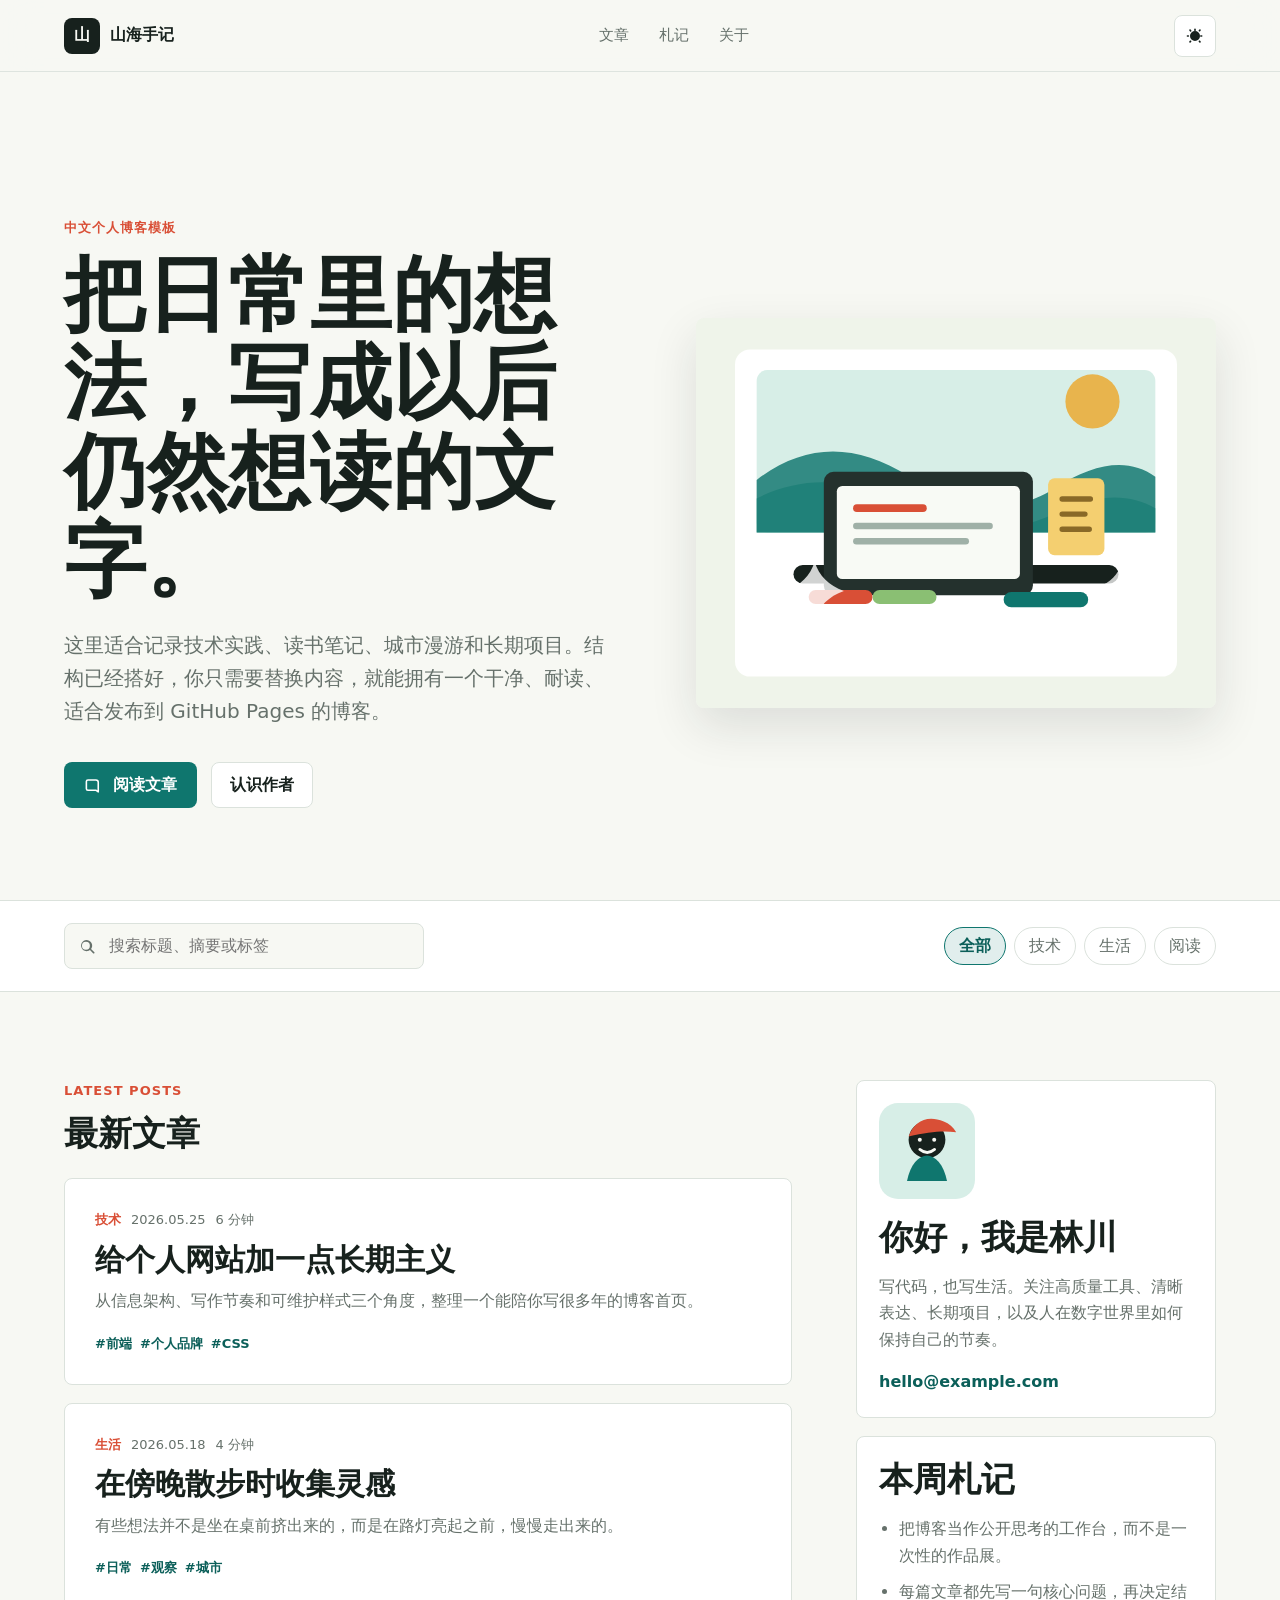
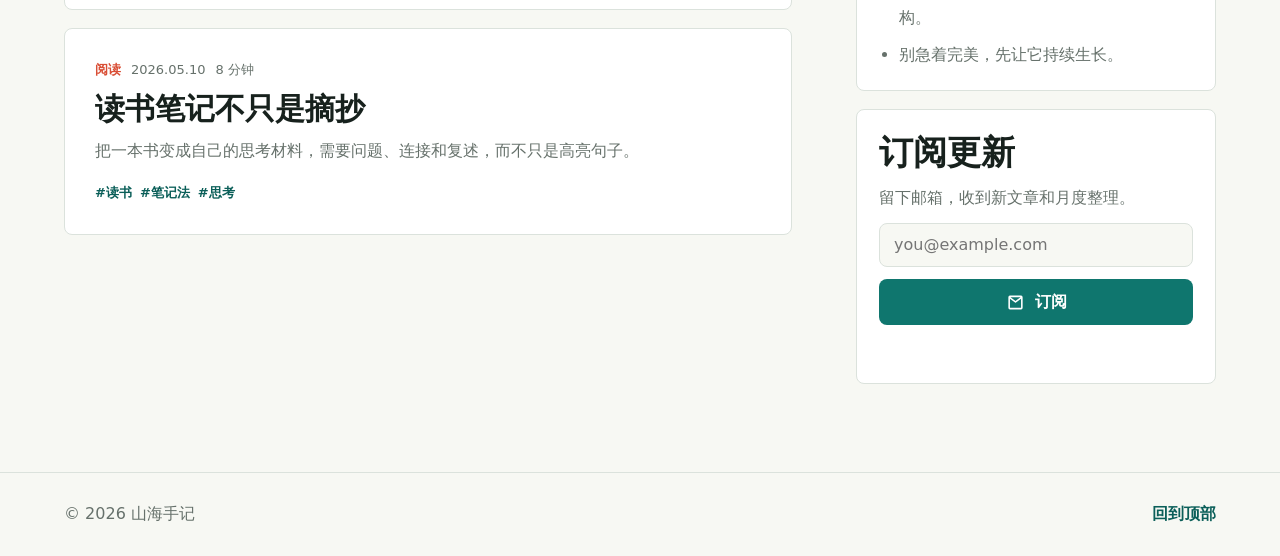
<file: index.html>
<!doctype html>
<html lang="zh-CN">
  <head>
    <meta charset="utf-8">
    <meta name="viewport" content="width=device-width, initial-scale=1">
    <title>山海手记 | 个人博客</title>
    <meta name="description" content="一个中文版个人博客，记录技术、生活、阅读与长期思考。">
    <link rel="stylesheet" href="styles.css">
  </head>
  <body>
    <header class="site-header">
      <a class="brand" href="#top" aria-label="山海手记首页">
        <span class="brand-mark">山</span>
        <span>山海手记</span>
      </a>
      <nav class="nav" aria-label="主导航">
        <a href="#posts">文章</a>
        <a href="#notes">札记</a>
        <a href="#about">关于</a>
      </nav>
      <button class="icon-button" id="themeToggle" type="button" aria-label="切换明暗主题" title="切换主题">
        <svg aria-hidden="true" viewBox="0 0 24 24"><path d="M12 3a1 1 0 0 1 1 1v1a1 1 0 1 1-2 0V4a1 1 0 0 1 1-1Zm0 15a6 6 0 1 0 0-12 6 6 0 0 0 0 12Zm8-7h-1a1 1 0 1 0 0 2h1a1 1 0 1 0 0-2ZM5 12a1 1 0 0 0-1-1H3a1 1 0 1 0 0 2h1a1 1 0 0 0 1-1Zm12.95-5.54.71-.7a1 1 0 1 0-1.42-1.42l-.7.71a1 1 0 0 0 1.41 1.41ZM6.76 19.66l.7-.71a1 1 0 0 0-1.41-1.41l-.71.7a1 1 0 0 0 1.42 1.42Zm11.9 0a1 1 0 0 0 0-1.42l-.71-.7a1 1 0 0 0-1.41 1.41l.7.71a1 1 0 0 0 1.42 0ZM7.46 6.46a1 1 0 0 0 0-1.41l-.7-.71a1 1 0 0 0-1.42 1.42l.71.7a1 1 0 0 0 1.41 0Z"/></svg>
      </button>
    </header>

    <main id="top">
      <section class="hero">
        <div class="hero-copy">
          <p class="kicker">中文个人博客模板</p>
          <h1>把日常里的想法，写成以后仍然想读的文字。</h1>
          <p class="lede">这里适合记录技术实践、读书笔记、城市漫游和长期项目。结构已经搭好，你只需要替换内容，就能拥有一个干净、耐读、适合发布到 GitHub Pages 的博客。</p>
          <div class="hero-actions" aria-label="快捷操作">
            <a class="primary-action" href="#posts">
              <svg aria-hidden="true" viewBox="0 0 24 24"><path d="M5 4h10a4 4 0 0 1 4 4v12a1 1 0 0 1-1.55.83L14.7 19H5a3 3 0 0 1-3-3V7a3 3 0 0 1 3-3Zm0 2a1 1 0 0 0-1 1v9a1 1 0 0 0 1 1h10.3l1.7 1.13V8a2 2 0 0 0-2-2H5Z"/></svg>
              阅读文章
            </a>
            <a class="ghost-action" href="#about">认识作者</a>
          </div>
        </div>
        <figure class="hero-media">
          <img src="assets/hero.svg" alt="一张由书桌、窗景和便签组成的博客视觉插图">
        </figure>
      </section>

      <section class="tool-band" aria-label="文章工具">
        <label class="search-field">
          <svg aria-hidden="true" viewBox="0 0 24 24"><path d="m20.7 19.3-4.2-4.2a7 7 0 1 0-1.4 1.4l4.2 4.2a1 1 0 0 0 1.4-1.4ZM5 11a5 5 0 1 1 10 0 5 5 0 0 1-10 0Z"/></svg>
          <span class="sr-only">搜索文章</span>
          <input id="searchInput" type="search" placeholder="搜索标题、摘要或标签">
        </label>
        <div class="filters" aria-label="分类筛选">
          <button class="chip is-active" type="button" data-filter="all">全部</button>
          <button class="chip" type="button" data-filter="tech">技术</button>
          <button class="chip" type="button" data-filter="life">生活</button>
          <button class="chip" type="button" data-filter="read">阅读</button>
        </div>
      </section>

      <section class="content-grid" id="posts">
        <div>
          <div class="section-heading">
            <p class="kicker">Latest Posts</p>
            <h2>最新文章</h2>
          </div>
          <div class="post-list" id="postList">
            <article class="post-card" data-category="tech" data-tags="前端 作品集 自动化">
              <div class="post-meta"><span>技术</span><span>2026.05.25</span><span>6 分钟</span></div>
              <h3><a href="#">给个人网站加一点长期主义</a></h3>
              <p>从信息架构、写作节奏和可维护样式三个角度，整理一个能陪你写很多年的博客首页。</p>
              <div class="tag-row"><span>#前端</span><span>#个人品牌</span><span>#CSS</span></div>
            </article>
            <article class="post-card" data-category="life" data-tags="城市 散步 观察">
              <div class="post-meta"><span>生活</span><span>2026.05.18</span><span>4 分钟</span></div>
              <h3><a href="#">在傍晚散步时收集灵感</a></h3>
              <p>有些想法并不是坐在桌前挤出来的，而是在路灯亮起之前，慢慢走出来的。</p>
              <div class="tag-row"><span>#日常</span><span>#观察</span><span>#城市</span></div>
            </article>
            <article class="post-card" data-category="read" data-tags="读书 笔记 方法">
              <div class="post-meta"><span>阅读</span><span>2026.05.10</span><span>8 分钟</span></div>
              <h3><a href="#">读书笔记不只是摘抄</a></h3>
              <p>把一本书变成自己的思考材料，需要问题、连接和复述，而不只是高亮句子。</p>
              <div class="tag-row"><span>#读书</span><span>#笔记法</span><span>#思考</span></div>
            </article>
          </div>
          <p class="empty-state" id="emptyState" hidden>没有找到匹配的文章。</p>
        </div>

        <aside class="sidebar" aria-label="博客侧栏">
          <section class="profile-panel" id="about">
            <img src="assets/avatar.svg" alt="作者头像插图">
            <h2>你好，我是林川</h2>
            <p>写代码，也写生活。关注高质量工具、清晰表达、长期项目，以及人在数字世界里如何保持自己的节奏。</p>
            <a href="mailto:hello@example.com">hello@example.com</a>
          </section>

          <section class="note-panel" id="notes">
            <h2>本周札记</h2>
            <ul>
              <li>把博客当作公开思考的工作台，而不是一次性的作品展。</li>
              <li>每篇文章都先写一句核心问题，再决定结构。</li>
              <li>别急着完美，先让它持续生长。</li>
            </ul>
          </section>

          <form class="subscribe-panel">
            <h2>订阅更新</h2>
            <p>留下邮箱，收到新文章和月度整理。</p>
            <label>
              <span class="sr-only">邮箱地址</span>
              <input name="email" type="email" placeholder="you@example.com" required>
            </label>
            <button type="submit">
              <svg aria-hidden="true" viewBox="0 0 24 24"><path d="M3.4 4.1A2 2 0 0 1 5 3.3h14a2 2 0 0 1 2 2v13.4a2 2 0 0 1-2 2H5a2 2 0 0 1-2-2V5.3c0-.45.14-.87.4-1.2Zm2.26 1.2L12 10.06l6.34-4.76H5.66ZM19 7.3l-6.4 4.8a1 1 0 0 1-1.2 0L5 7.3v11.4h14V7.3Z"/></svg>
              订阅
            </button>
            <p class="form-message" id="formMessage" aria-live="polite"></p>
          </form>
        </aside>
      </section>
    </main>

    <footer class="site-footer">
      <span>© 2026 山海手记</span>
      <a href="#top">回到顶部</a>
    </footer>

    <script src="script.js"></script>
  </body>
</html>
</file>
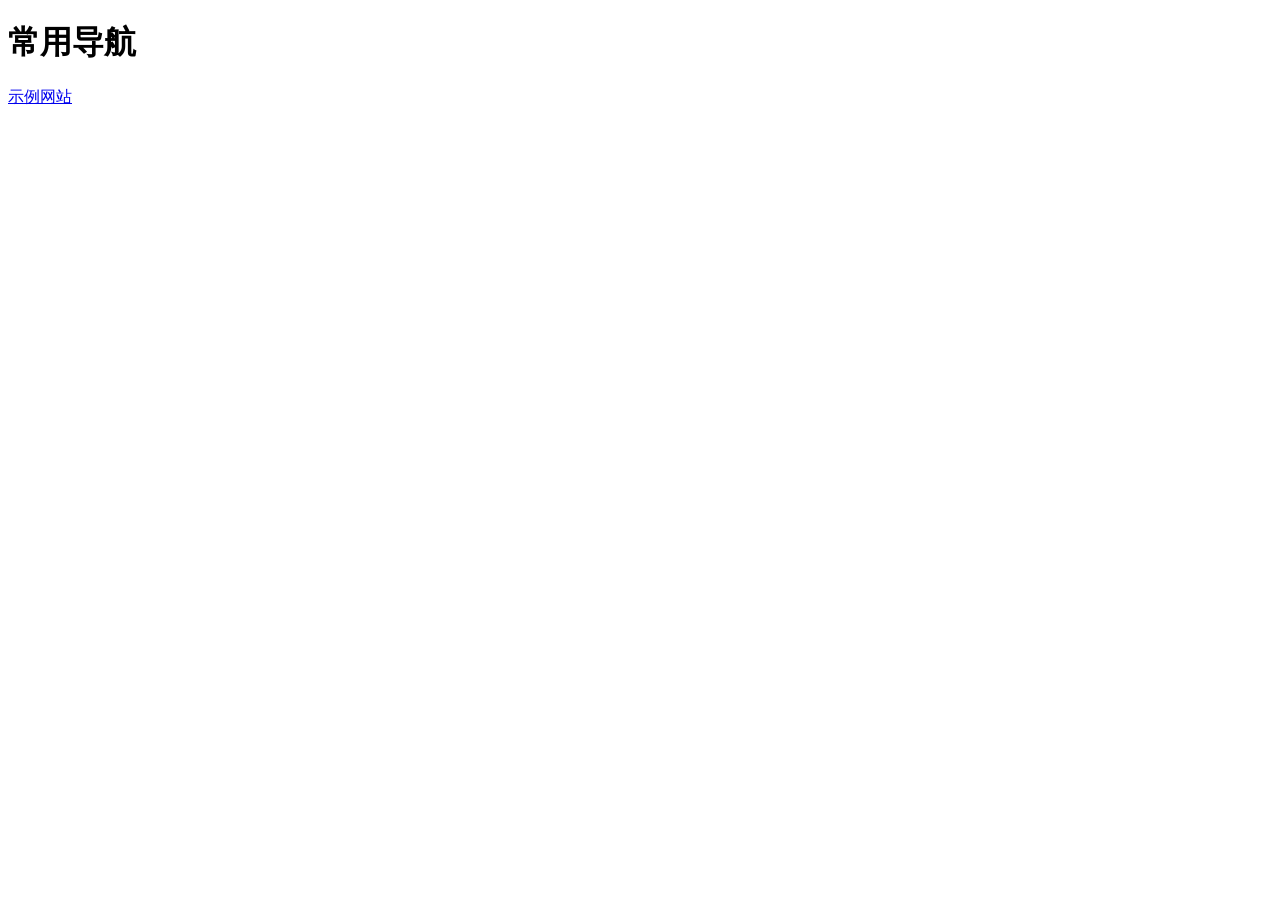
<file: xmm.html>
<!DOCTYPE html>
<html>
<head>
    <title>我的导航页</title>
    <style>
        /* 添加渐变背景和悬浮动画 */
        .link-box:hover { transform: scale(1.05); }
    </style>
</head>
<body>
    <div class="container">
        <h1>常用导航</h1>
        <div class="link-box">
            <a href="https://example.com">示例网站</a>
        </div>
    </div>
</body>
</html>
</file>
<file: styles.css>
:root {
  color-scheme: light;
  --bg: #f7f8f3;
  --surface: #ffffff;
  --surface-strong: #eef3ec;
  --text: #17211d;
  --muted: #66716b;
  --line: #dbe2dc;
  --accent: #0f766e;
  --accent-strong: #0b5f59;
  --warm: #d94f36;
  --gold: #e8b44d;
  --shadow: 0 18px 48px rgba(23, 33, 29, .12);
}

[data-theme="dark"] {
  color-scheme: dark;
  --bg: #121716;
  --surface: #1b2421;
  --surface-strong: #23322e;
  --text: #edf4ef;
  --muted: #a9b7b0;
  --line: #33443f;
  --accent: #60c7b8;
  --accent-strong: #8eddd1;
  --warm: #ff8a70;
  --gold: #f2cb6b;
  --shadow: 0 18px 48px rgba(0, 0, 0, .28);
}

* {
  box-sizing: border-box;
}

html {
  scroll-behavior: smooth;
}

body {
  margin: 0;
  background: var(--bg);
  color: var(--text);
  font-family: "Inter", "PingFang SC", "Microsoft YaHei", system-ui, sans-serif;
  line-height: 1.65;
}

a {
  color: inherit;
  text-decoration: none;
}

img,
svg {
  display: block;
  max-width: 100%;
}

button,
input {
  font: inherit;
}

.site-header {
  position: sticky;
  top: 0;
  z-index: 10;
  display: flex;
  align-items: center;
  justify-content: space-between;
  gap: 20px;
  min-height: 72px;
  padding: 0 clamp(20px, 5vw, 72px);
  border-bottom: 1px solid color-mix(in srgb, var(--line), transparent 12%);
  background: color-mix(in srgb, var(--bg), transparent 10%);
  backdrop-filter: blur(18px);
}

.brand,
.nav,
.hero-actions,
.tool-band,
.filters,
.post-meta,
.tag-row,
.site-footer {
  display: flex;
  align-items: center;
}

.brand {
  gap: 10px;
  font-weight: 800;
}

.brand-mark {
  display: grid;
  width: 36px;
  height: 36px;
  place-items: center;
  border-radius: 8px;
  background: var(--text);
  color: var(--bg);
}

.nav {
  gap: clamp(14px, 3vw, 30px);
  color: var(--muted);
  font-size: 15px;
}

.nav a:hover {
  color: var(--text);
}

.icon-button {
  display: grid;
  width: 42px;
  height: 42px;
  place-items: center;
  border: 1px solid var(--line);
  border-radius: 8px;
  background: var(--surface);
  color: var(--text);
  cursor: pointer;
}

.icon-button svg {
  width: 20px;
  height: 20px;
  fill: currentColor;
}

.hero {
  display: grid;
  grid-template-columns: minmax(0, 1fr) minmax(320px, 520px);
  gap: clamp(28px, 6vw, 80px);
  align-items: center;
  min-height: calc(100vh - 72px);
  padding: clamp(44px, 7vw, 92px) clamp(20px, 5vw, 72px) 36px;
}

.hero-copy {
  max-width: 760px;
}

.kicker {
  margin: 0 0 12px;
  color: var(--warm);
  font-size: 13px;
  font-weight: 800;
  letter-spacing: .08em;
  text-transform: uppercase;
}

h1,
h2,
h3,
p {
  overflow-wrap: anywhere;
}

h1 {
  max-width: 760px;
  margin: 0;
  font-size: clamp(42px, 7vw, 82px);
  line-height: 1.08;
  letter-spacing: 0;
}

.lede {
  max-width: 680px;
  margin: 24px 0 0;
  color: var(--muted);
  font-size: clamp(17px, 2vw, 20px);
}

.hero-actions {
  flex-wrap: wrap;
  gap: 14px;
  margin-top: 34px;
}

.primary-action,
.ghost-action,
.subscribe-panel button {
  display: inline-flex;
  align-items: center;
  justify-content: center;
  gap: 10px;
  min-height: 46px;
  border-radius: 8px;
  font-weight: 800;
}

.primary-action {
  padding: 0 20px;
  background: var(--accent);
  color: #fff;
}

.primary-action:hover,
.subscribe-panel button:hover {
  background: var(--accent-strong);
}

.primary-action svg,
.subscribe-panel button svg,
.search-field svg {
  width: 19px;
  height: 19px;
  fill: currentColor;
  flex: 0 0 auto;
}

.ghost-action {
  padding: 0 18px;
  border: 1px solid var(--line);
  background: var(--surface);
}

.hero-media {
  margin: 0;
}

.hero-media img {
  width: 100%;
  border-radius: 8px;
  box-shadow: var(--shadow);
}

.tool-band {
  justify-content: space-between;
  gap: 18px;
  padding: 22px clamp(20px, 5vw, 72px);
  border-block: 1px solid var(--line);
  background: var(--surface);
}

.search-field {
  position: relative;
  display: flex;
  align-items: center;
  min-width: min(100%, 360px);
  color: var(--muted);
}

.search-field svg {
  position: absolute;
  left: 14px;
}

.search-field input,
.subscribe-panel input {
  width: 100%;
  border: 1px solid var(--line);
  border-radius: 8px;
  background: var(--bg);
  color: var(--text);
  outline: none;
}

.search-field input {
  min-height: 46px;
  padding: 0 16px 0 44px;
}

.search-field input:focus,
.subscribe-panel input:focus {
  border-color: var(--accent);
  box-shadow: 0 0 0 4px color-mix(in srgb, var(--accent), transparent 82%);
}

.filters {
  flex-wrap: wrap;
  gap: 8px;
}

.chip {
  min-height: 38px;
  padding: 0 14px;
  border: 1px solid var(--line);
  border-radius: 999px;
  background: transparent;
  color: var(--muted);
  cursor: pointer;
}

.chip.is-active {
  border-color: var(--accent);
  background: color-mix(in srgb, var(--accent), transparent 88%);
  color: var(--accent-strong);
  font-weight: 800;
}

.content-grid {
  display: grid;
  grid-template-columns: minmax(0, 1fr) minmax(280px, 360px);
  gap: clamp(28px, 5vw, 64px);
  padding: clamp(44px, 7vw, 88px) clamp(20px, 5vw, 72px);
}

.section-heading {
  margin-bottom: 24px;
}

.section-heading h2,
.sidebar h2 {
  margin: 0;
  font-size: clamp(24px, 3vw, 34px);
  line-height: 1.2;
}

.post-list {
  display: grid;
  gap: 18px;
}

.post-card,
.profile-panel,
.note-panel,
.subscribe-panel {
  border: 1px solid var(--line);
  border-radius: 8px;
  background: var(--surface);
}

.post-card {
  padding: clamp(20px, 3vw, 30px);
  transition: transform .2s ease, box-shadow .2s ease, border-color .2s ease;
}

.post-card:hover {
  transform: translateY(-2px);
  border-color: color-mix(in srgb, var(--accent), var(--line) 45%);
  box-shadow: var(--shadow);
}

.post-card[hidden] {
  display: none;
}

.post-meta {
  flex-wrap: wrap;
  gap: 10px;
  color: var(--muted);
  font-size: 13px;
}

.post-meta span:first-child {
  color: var(--warm);
  font-weight: 800;
}

.post-card h3 {
  margin: 10px 0;
  font-size: clamp(22px, 2.6vw, 30px);
  line-height: 1.25;
}

.post-card h3 a:hover {
  color: var(--accent-strong);
}

.post-card p {
  margin: 0;
  color: var(--muted);
}

.tag-row {
  flex-wrap: wrap;
  gap: 8px;
  margin-top: 18px;
}

.tag-row span {
  color: var(--accent-strong);
  font-size: 13px;
  font-weight: 700;
}

.sidebar {
  display: grid;
  align-content: start;
  gap: 18px;
}

.profile-panel,
.note-panel,
.subscribe-panel {
  padding: 22px;
}

.profile-panel img {
  width: 96px;
  height: 96px;
  margin-bottom: 18px;
}

.profile-panel p,
.note-panel li,
.subscribe-panel p,
.empty-state {
  color: var(--muted);
}

.profile-panel a {
  color: var(--accent-strong);
  font-weight: 800;
}

.note-panel ul {
  display: grid;
  gap: 10px;
  margin: 16px 0 0;
  padding-left: 20px;
}

.subscribe-panel {
  display: grid;
  gap: 12px;
}

.subscribe-panel p {
  margin: 0;
}

.subscribe-panel input {
  min-height: 44px;
  padding: 0 14px;
}

.subscribe-panel button {
  border: 0;
  background: var(--accent);
  color: #fff;
  cursor: pointer;
}

.form-message {
  min-height: 24px;
  font-size: 14px;
}

.empty-state {
  margin-top: 18px;
  padding: 22px;
  border: 1px dashed var(--line);
  border-radius: 8px;
  text-align: center;
}

.site-footer {
  justify-content: space-between;
  gap: 18px;
  padding: 28px clamp(20px, 5vw, 72px);
  border-top: 1px solid var(--line);
  color: var(--muted);
}

.site-footer a {
  color: var(--accent-strong);
  font-weight: 800;
}

.sr-only {
  position: absolute;
  width: 1px;
  height: 1px;
  padding: 0;
  margin: -1px;
  overflow: hidden;
  clip: rect(0, 0, 0, 0);
  white-space: nowrap;
  border: 0;
}

@media (max-width: 900px) {
  .hero,
  .content-grid {
    grid-template-columns: 1fr;
  }

  .hero {
    min-height: auto;
  }

  .hero-media {
    max-width: 560px;
  }

  .tool-band {
    align-items: stretch;
    flex-direction: column;
  }
}

@media (max-width: 640px) {
  .site-header {
    min-height: 64px;
    gap: 10px;
  }

  .nav {
    display: none;
  }

  .brand {
    min-width: 0;
  }

  h1 {
    font-size: 42px;
  }

  .site-footer {
    align-items: flex-start;
    flex-direction: column;
  }
}
</file>
